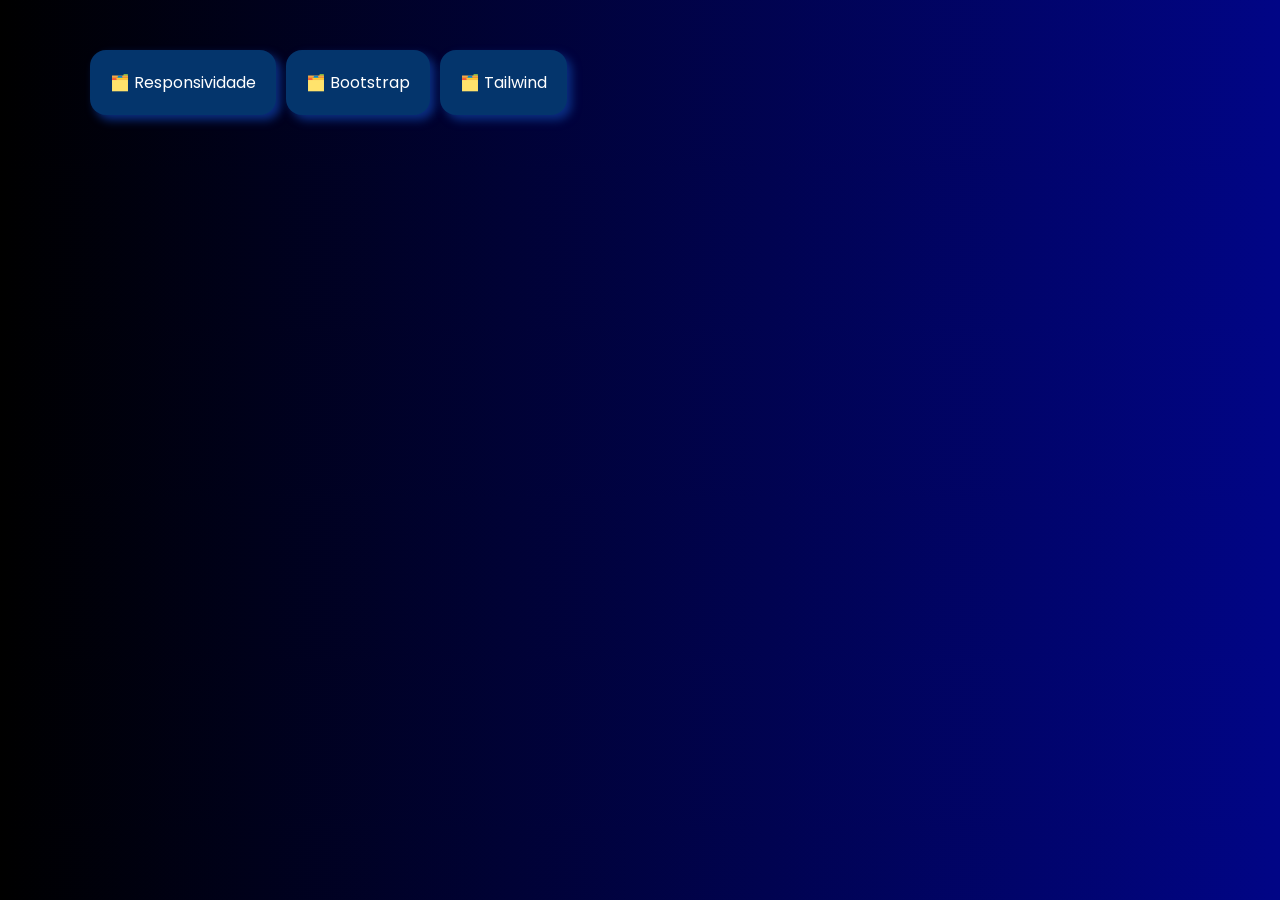
<file: index.html>
<!DOCTYPE html>
<html lang="pt-br">

<head>
    <meta charset="UTF-8">
    <meta name="viewport" content="width=device-width, initial-scale=1.0">
    <link rel="stylesheet" href="style.css">
    <title>CP5 Front-end</title>
</head>

<body>
    <section class="atividades">
        <a class="link" href="./Responsividade/index.html">🗂️ Responsividade</a>
        <a class="link" href="./Bootstrap/index.html">🗂️ Bootstrap</a>
        <a class="link" href="./Tailwind/index.html">🗂️ Tailwind</a>
    </section>
</body>

</html>
</file>
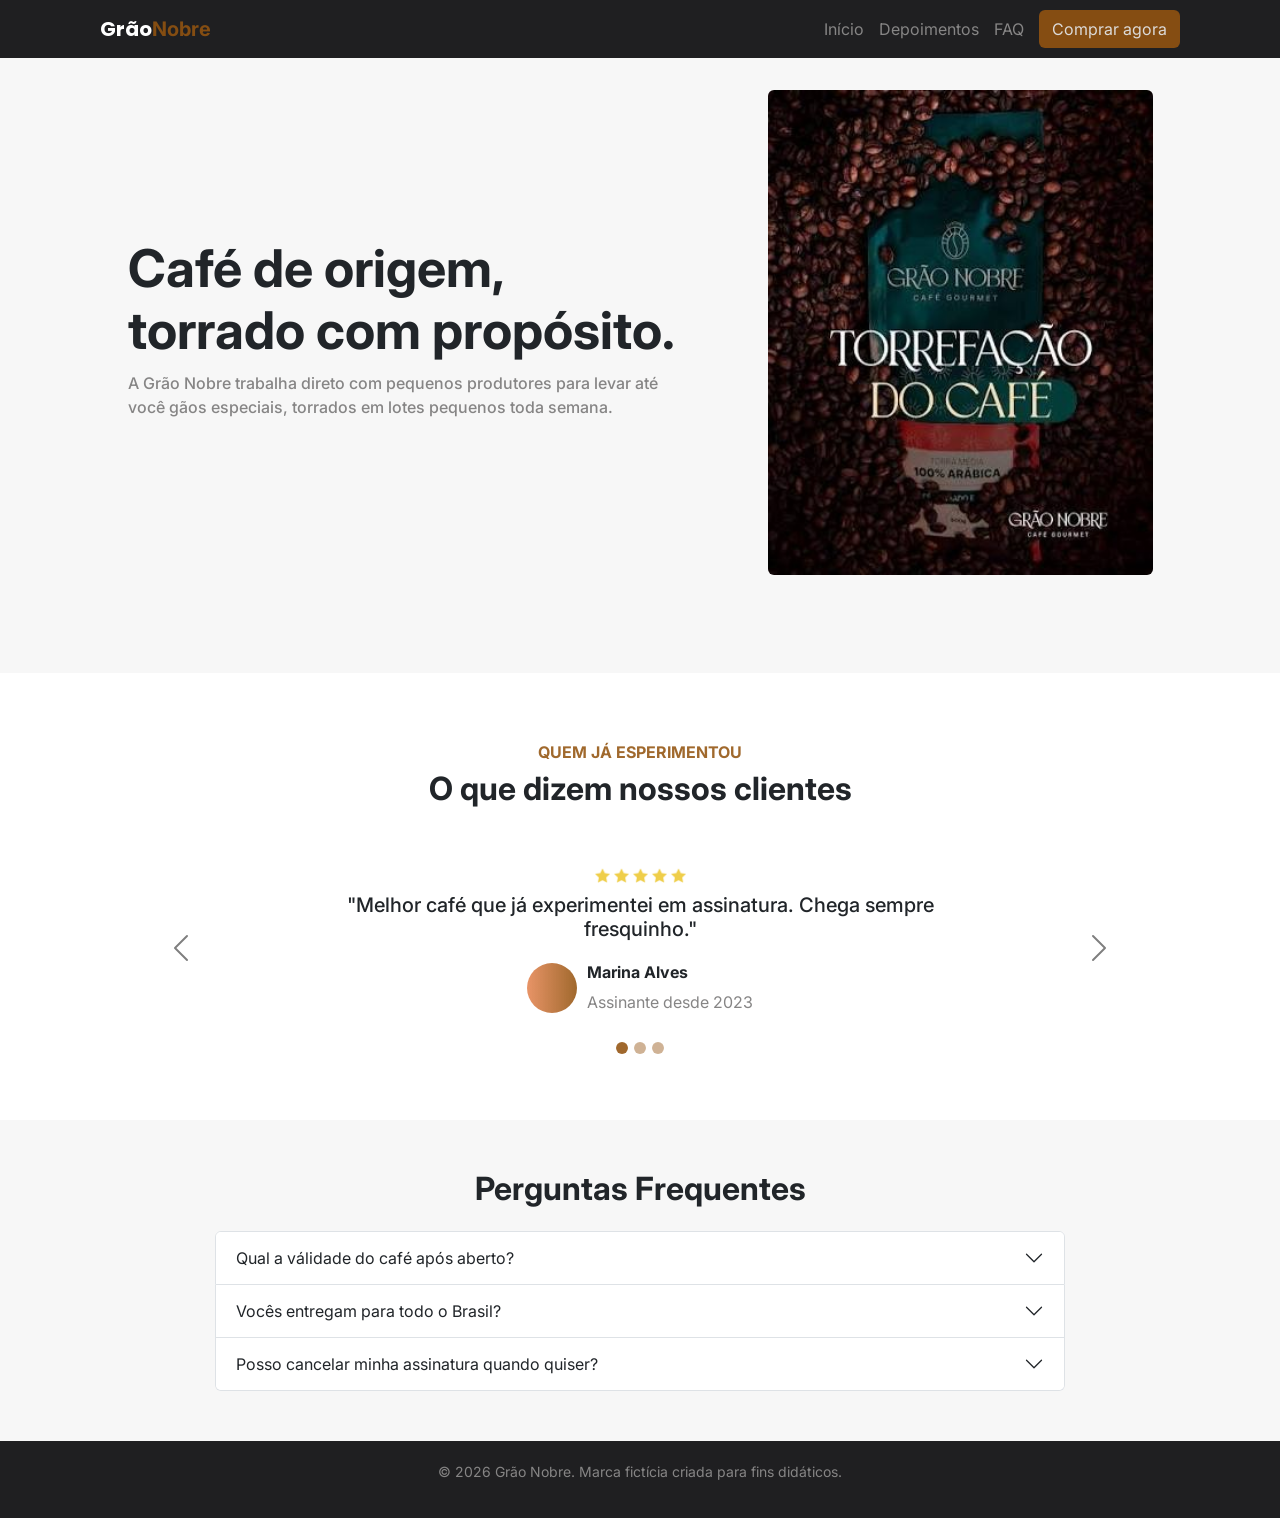
<file: Bootstrap/index.html>
<!DOCTYPE html>
<html lang="pt-br">

<head>
    <meta charset="UTF-8">
    <meta name="viewport" content="width=device-width, initial-scale=1.0">
    <link rel="stylesheet" href="./css/style.css">
    <link href="https://cdn.jsdelivr.net/npm/bootstrap@5.3.8/dist/css/bootstrap.min.css" rel="stylesheet"
        integrity="sha384-sRIl4kxILFvY47J16cr9ZwB07vP4J8+LH7qKQnuqkuIAvNWLzeN8tE5YBujZqJLB" crossorigin="anonymous">
    <title>Bootstrap</title>
</head>

<body>
    <header class="cabecalho" id="cabecalho">
        <nav class="navbar-dark">
            <div class="container-nav">
                <a class="navbar-brand" href="#">Grão<span>Nobre</span></a>
                <div class="" id="navbarNavAltMarkup">
                    <div class="link-container">
                        <a class="link" aria-current="page" href="#hero">Início</a>
                        <a class="link" href="#depoimentos">Depoimentos</a>
                        <a class="link" href="#faq">FAQ</a>

                        <!-- Button modal -->
                        <button type="button" class="btn btn-1" data-bs-toggle="modal" data-bs-target="#exampleModal">Comprar agora</button>
                    </div>
                </div>
        </nav>
    </header>

    <!-- Modal -->
    <div class="modal fade" id="exampleModal" tabindex="-1" aria-labelledby="exampleModalLabel" aria-hidden="true">
        <div class="modal-dialog">
            <div class="modal-content">
                <div class="modal-header">
                    <h1 class="modal-title fs-5" id="exampleModalLabel">Faça seu pedido:</h1>
                    <button type="button" class="btn-close" data-bs-dismiss="modal" aria-label="Close"></button>
                </div>
                <div class="modal-body">
                    <ul class="lista-produtos">
                        <li class="produto">
                            <input type="checkbox" id="produto-1">
                            <label for="produto-1">Kit de degustação</label>
                        </li>
                        <li class="produto">
                            <input type="checkbox" id="produto-2">
                            <label for="produto-2">1 pacote de 250g</label>
                        </li>
                        <li class="produto">
                            <input type="checkbox" id="produto-3">
                            <label for="produto-3">5 pacotes de 250g</label>
                        </li>
                    </ul>

                </div>
                <div class="modal-footer">
                    <a href="#" class="btn btn-primary">Ir para o carrinho</a>
                </div>
            </div>
        </div>
    </div>
    

    <main>
        <section class="container-hero" id="hero">
            <div>
                <h1>Café de origem, torrado com propósito.</h1>
                <p>A Grão Nobre trabalha direto com pequenos produtores para levar até você gãos especiais, torrados em lotes pequenos toda semana.</p>
            </div>
            <img src="./images/cafe.jpg" class="figure-img float-end img-fluid rounded" alt="...">
        </section>

        <section class="container-depoimentos" id="depoimentos">
            <div class="depoimentos-titulo">
                <h3>QUEM JÁ ESPERIMENTOU</h3>
                <h2>O que dizem nossos clientes</h2>
            </div>
            <div id="carouselExampleIndicators" class="carousel slide">
                <div class="carousel-indicators">
                    <button type="button" data-bs-target="#carouselExampleIndicators" data-bs-slide-to="0"
                        class="active" aria-current="true" aria-label="Slide 1"></button>
                    <button type="button" data-bs-target="#carouselExampleIndicators" data-bs-slide-to="1"
                        aria-label="Slide 2"></button>
                    <button type="button" data-bs-target="#carouselExampleIndicators" data-bs-slide-to="2"
                        aria-label="Slide 3"></button>
                </div>
                <div class="carousel-inner">
                    <div class="carousel-item active cliente-1 cliente">
                        <div class="estrelas">
                            <img src="./images/estrela.png" alt="estrela cheia">
                            <img src="./images/estrela.png" alt="estrela cheia">
                            <img src="./images/estrela.png" alt="estrela cheia">
                            <img src="./images/estrela.png" alt="estrela cheia">
                            <img src="./images/estrela.png" alt="estrela cheia">
                        </div>
                        <div>
                            <h5 class="avaliação">"Melhor café que já experimentei em assinatura. Chega sempre
                                fresquinho."</h5>
                        </div>
                        <div class="avaliante">
                            <div class="icone-depoimento"></div>
                            <div class="nome">
                                <h6>Marina Alves</h6>
                                <p>Assinante desde 2023</p>
                            </div>
                        </div>
                    </div>
                    <div class="carousel-item cliente-2 cliente">
                        <div class="estrelas">
                            <img src="./images/estrela.png" alt="estrela cheia">
                            <img src="./images/estrela.png" alt="estrela cheia">
                            <img src="./images/estrela.png" alt="estrela cheia">
                            <img src="./images/estrela.png" alt="estrela cheia">
                            <img src="./images/estrela-f.png" alt="estrela vazia">
                        </div>
                        <div>
                            <h5 class="avaliação">"Gostei muito do capuccino como canela, o melhor que já tomei."</h5>
                        </div>
                        <div class="avaliante">
                            <div class="icone-depoimento"></div>
                            <div class="nome">
                                <h6>Leonardo Daniel</h6>
                                <p>Assinante desde 2025</p>
                            </div>
                        </div>
                    </div>
                    <div class="carousel-item cliente-3 cliente">
                        <div class="estrelas">
                            <img src="./images/estrela.png" alt="estrela cheia">
                            <img src="./images/estrela.png" alt="estrela cheia">
                            <img src="./images/estrela.png" alt="estrela cheia">
                            <img src="./images/estrela-f.png" alt="estrela vazia">
                            <img src="./images/estrela-f.png" alt="estrela vazia">
                        </div>
                        <div>
                            <h5 class="avaliação">"Digamos que é ok."</h5>
                        </div>
                        <div class="avaliante">
                            <div class="icone-depoimento"></div>
                            <div class="nome">
                                <h6>Daniel Leonardo</h6>
                                <p>Assinante desde 2026</p>
                            </div>
                        </div>
                    </div>
                </div>
                <button class="carousel-control-prev btn " type="button" data-bs-target="#carouselExampleIndicators"
                    data-bs-slide="prev">
                    <span class="carousel-control-prev-icon" aria-hidden="true"></span>
                    <span class="visually-hidden">Previous</span>
                </button>
                <button class="carousel-control-next btn" type="button" data-bs-target="#carouselExampleIndicators"
                    data-bs-slide="next">
                    <span class="carousel-control-next-icon" aria-hidden="true"></span>
                    <span class="visually-hidden">Next</span>
                </button>
            </div>
        </section>

        <section class="faq" id="faq">
            <h1>Perguntas Frequentes</h1>
            <div class="accordion" id="accordionExample">
                <div class="accordion-item">
                    <h2 class="accordion-header">
                        <button class="accordion-button collapsed " type="button" data-bs-toggle="collapse"
                            data-bs-target="#collapseOne" aria-expanded="true" aria-controls="collapseOne">
                            Qual a válidade do café após aberto?
                        </button>
                    </h2>
                    <div id="collapseOne" class="accordion-collapse collapse" data-bs-parent="#accordionExample">
                        <div class="accordion-body">
                            <strong>Após aberto</strong> consumir em até 10 dias.
                        </div>
                    </div>
                </div>
                <div class="accordion-item">
                    <h2 class="accordion-header">
                        <button class="accordion-button collapsed" type="button" data-bs-toggle="collapse"
                            data-bs-target="#collapseTwo" aria-expanded="false" aria-controls="collapseTwo">
                            Vocês entregam para todo o Brasil?
                        </button>
                    </h2>
                    <div id="collapseTwo" class="accordion-collapse collapse" data-bs-parent="#accordionExample">
                        <div class="accordion-body">
                            <strong>Sim!</strong> Enviamos para todas as regiões, com prazo médio de 3 a 7 dias úteis
                            dependendo da localidade.
                        </div>
                    </div>
                </div>
                <div class="accordion-item">
                    <h2 class="accordion-header">
                        <button class="accordion-button collapsed" type="button" data-bs-toggle="collapse"
                            data-bs-target="#collapseThree" aria-expanded="false" aria-controls="collapseThree">
                            Posso cancelar minha assinatura quando quiser?
                        </button>
                    </h2>
                    <div id="collapseThree" class="accordion-collapse collapse" data-bs-parent="#accordionExample">
                        <div class="accordion-body">
                            <strong>Não.</strong> Nosso contrato é vitalício.
                        </div>
                    </div>
                </div>
            </div>
        </section>
    </main>

    <footer class="rodape" id="rodape">
        <p>© 2026 Grão Nobre. Marca fictícia criada para fins didáticos.</p>
    </footer>

    <script src="https://cdn.jsdelivr.net/npm/bootstrap@5.3.8/dist/js/bootstrap.bundle.min.js"
        integrity="sha384-FKyoEForCGlyvwx9Hj09JcYn3nv7wiPVlz7YYwJrWVcXK/BmnVDxM+D2scQbITxI"
        crossorigin="anonymous"></script>
</body>

</html>
</file>
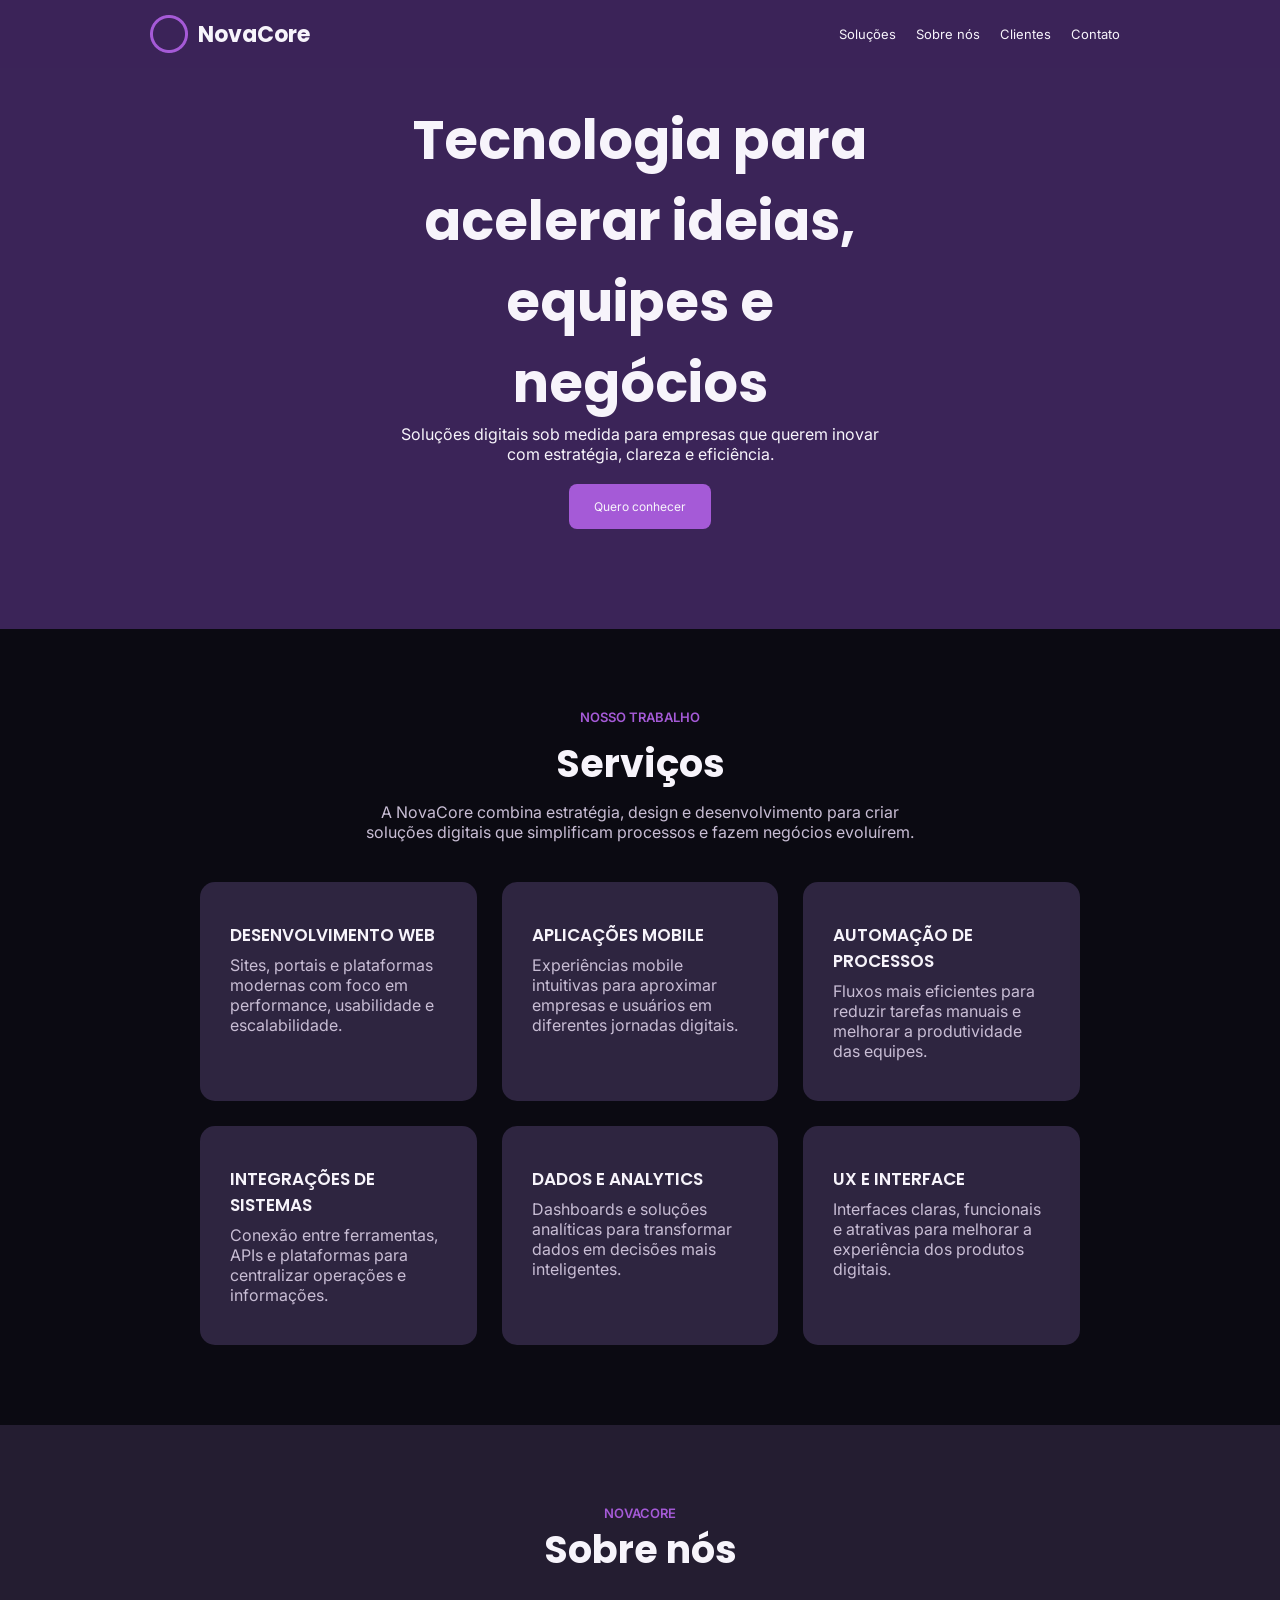
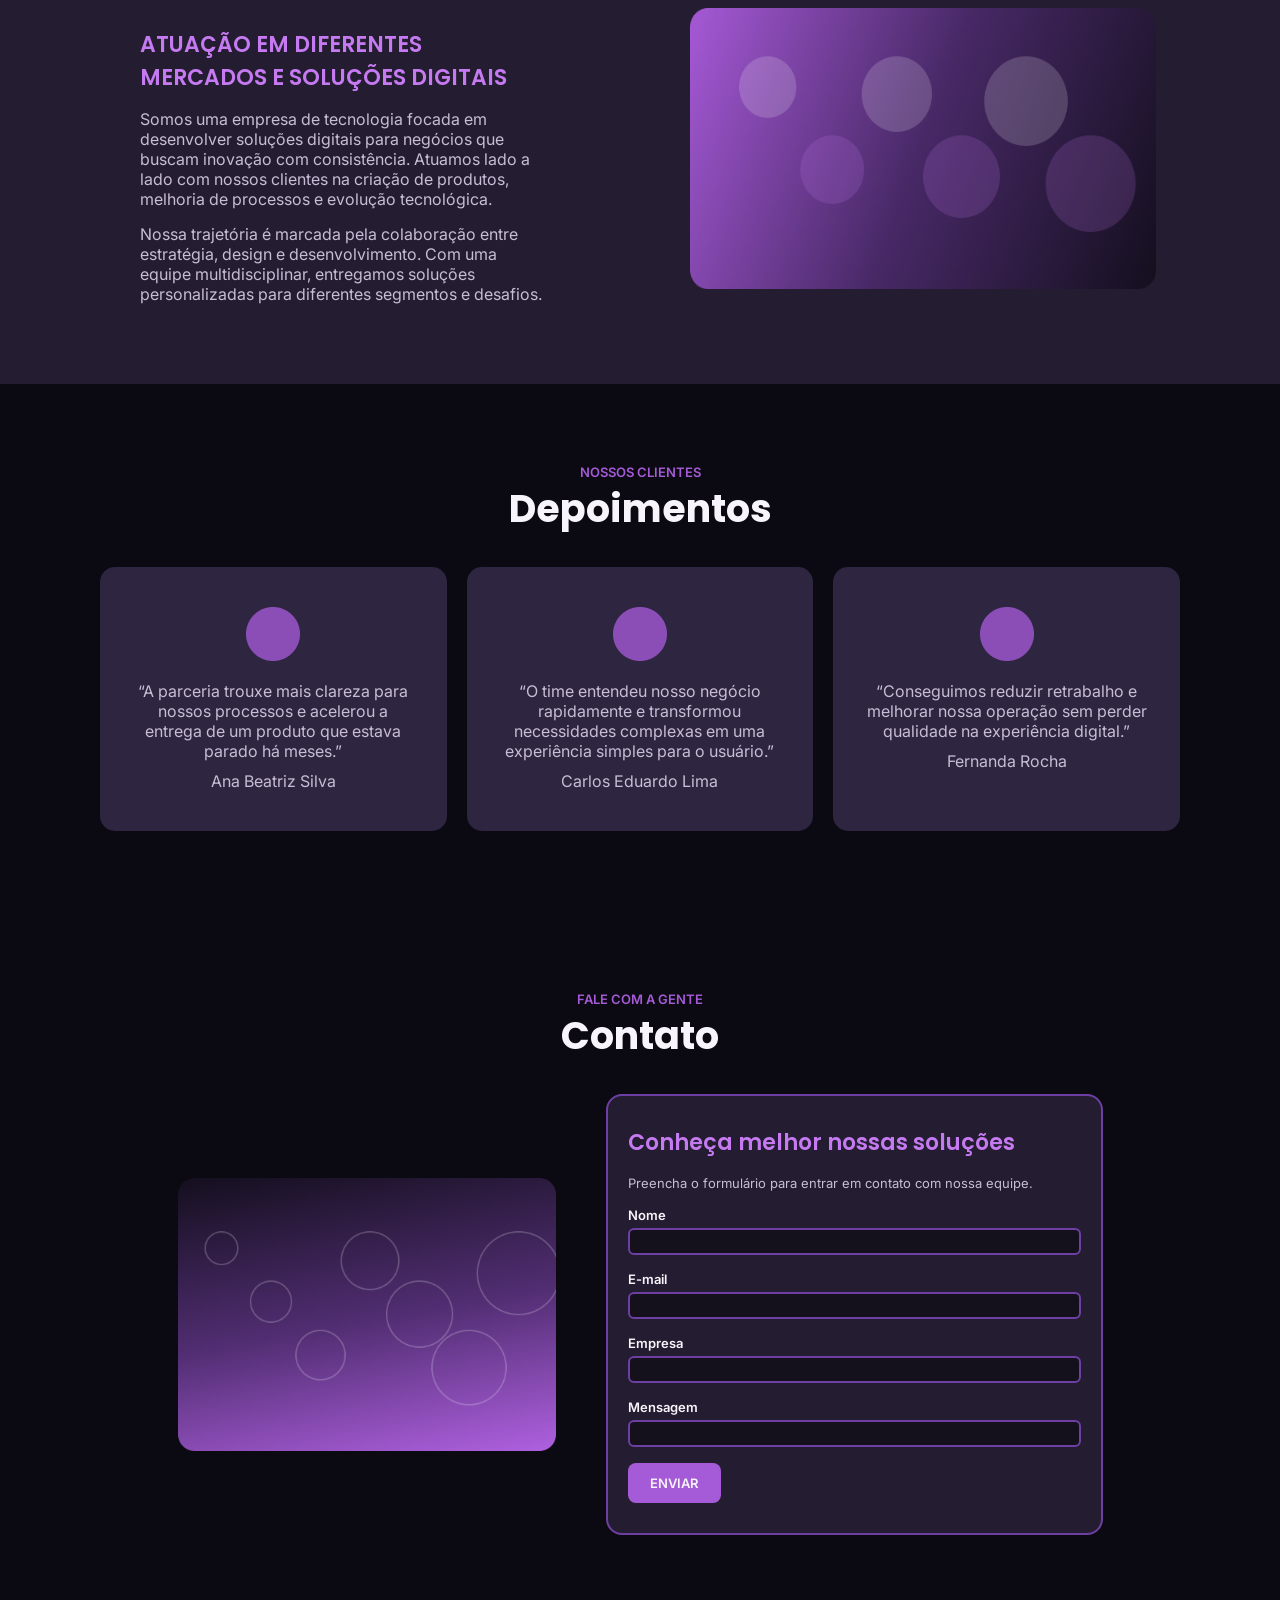
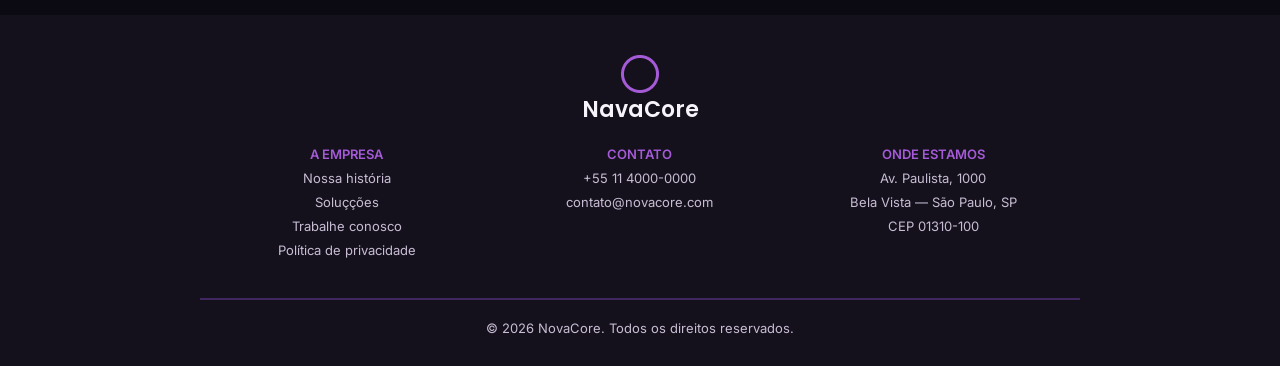
<file: Responsividade/index.html>
<!DOCTYPE html>
<html lang="pt-br">

<head>
    <meta charset="UTF-8">
    <meta name="viewport" content="width=device-width, initial-scale=1.0">
    <link rel="stylesheet" href="./css/style.css">
    <title>Responsividade</title>
</head>

<body>

    <header class="cabecalho">
        <div class="cabecalho-titulo">
            <img class="cabecalho-image" src="./image/Ellipse.png" alt="Image Ellipse">
            <h1 class="cabecalho-texto">NovaCore</h1>
        </div>
        <div class="cabecalho-links">
            <a class="cabecalho-botao" href="#servicos">Soluções</a>
            <a class="cabecalho-botao" href="#sobre">Sobre nós</a>
            <a class="cabecalho-botao" href="#depoimentos">Clientes</a>
            <a class="cabecalho-botao" href="#contato">Contato</a>
        </div>

    </header>

    <main class="container-pricipal">

        <section id="hero" class="container-hero">
            <div class="hero-conteudo">
                <h1 class="hero-titulo">Tecnologia para acelerar ideias,</h1>
                <h1 class="hero-titulo">equipes e negócios</h1>
                <p class="hero-paragrafo">Soluções digitais sob medida para empresas que querem inovar com estratégia,
                    clareza e eficiência.</p>
                <a class="hero-botao botao" href="#">Quero conhecer</a>
            </div>
        </section>

        <section id="servicos" class="container-servicos">
            <div class="servicos-conteudo">
                <div class="container-conteudo">
                    <h3 class="servicos-titulo">NOSSO TRABALHO</h3>
                    <h2 class="servicos-servicos">Serviços</h2>
                    <p class="servicos-paragrafo">A NovaCore combina estratégia, design e desenvolvimento para criar
                        soluções digitais que simplificam processos e fazem negócios evoluírem.</p>
                </div>
                <div class="container-card">
                    <div class="servicos-card card-a">
                        <h2 class="card-titulo">DESENVOLVIMENTO WEB</h2>
                        <p class="card-paragrafo">Sites, portais e plataformas modernas com foco em performance, usabilidade e escalabilidade.</p>
                    </div>
                    <div class="servicos-card card-b">
                        <h2 class="card-titulo">APLICAÇÕES MOBILE</h2>
                        <p class="card-paragrafo">Experiências mobile intuitivas para aproximar empresas e usuários em diferentes jornadas digitais.</p>
                    </div>
                    <div class="servicos-card card-c">
                        <h2 class="card-titulo">AUTOMAÇÃO DE PROCESSOS</h2>
                        <p class="card-paragrafo">Fluxos mais eficientes para reduzir tarefas manuais e melhorar a produtividade das equipes.</p>
                    </div>
                    <div class="servicos-card card-d">
                        <h2 class="card-titulo">INTEGRAÇÕES DE SISTEMAS</h2>
                        <p class="card-paragrafo">Conexão entre ferramentas, APIs e plataformas para centralizar operações e informações.</p>
                    </div>
                    <div class="servicos-card card-e">
                        <h2 class="card-titulo">DADOS E ANALYTICS</h2>
                        <p class="card-paragrafo">Dashboards e soluções analíticas para transformar dados em decisões mais inteligentes.</p>
                    </div>
                    <div class="servicos-card card-f">
                        <h2 class="card-titulo">UX E INTERFACE</h2>
                        <p class="card-paragrafo">Interfaces claras, funcionais e atrativas para melhorar a experiência dos produtos digitais.</p>
                    </div>
                </div>
            </div>
        </section>

        <section id="sobre" class="container-sobre">
            <div class="sobre-conteudo">
                <h3 class="servicos-titulo">NOVACORE</h3>
                <h2 class="servicos-servicos">Sobre nós</h2>
            </div>
            
            <div class="sobre-texto">
                <div>
                    <h2 class="texto-titulo">ATUAÇÃO EM DIFERENTES MERCADOS E SOLUÇÕES DIGITAIS</h2>
                    <p class="servicos-paragrafo ">Somos uma empresa de tecnologia focada em desenvolver soluções digitais para negócios que buscam inovação com consistência. Atuamos lado a lado com nossos clientes na criação de produtos, melhoria de processos e evolução tecnológica.</p>
                    <p class="servicos-paragrafo ">Nossa trajetória é marcada pela colaboração entre estratégia, design e desenvolvimento. Com uma equipe multidisciplinar, entregamos soluções personalizadas para diferentes segmentos e desafios.</p>
                </div>
                <img src="./image/Team collaboration.png" alt="imagem de um card roxo">
            </div>
        </section>

        <section id="depoimentos" class="container-depoimentos">
            <div class="sobre-conteudo sobre-depoimeto">
                <h3 class="servicos-titulo">NOSSOS CLIENTES</h3>
                <h2 class="servicos-servicos">Depoimentos</h2>
            </div>
            <div class="depoimentos-cards-container">
                <div class="servicos-card depoimentos-card">
                    <img class="card-imagem" src="./image/Ellipse2.png" alt="imagem esfera roxa">
                    <p class="card-paragrafo">“A parceria trouxe mais clareza para nossos processos e acelerou a entrega de um produto que estava parado há meses.”</p>
                    <p class="nome card-paragrafo">Ana Beatriz Silva</p>
                </div>
                <div class="servicos-card depoimentos-card">
                    <img class="card-imagem" src="./image/Ellipse2.png" alt="imagem esfera roxa">
                    <p class="card-paragrafo">“O time entendeu nosso negócio rapidamente e transformou necessidades complexas em uma experiência simples para o usuário.”</p>
                    <p class="nome card-paragrafo">Carlos Eduardo Lima</p>
                </div>
                <div class="servicos-card depoimentos-card">
                    <img class="card-imagem" src="./image/Ellipse2.png" alt="imagem esfera roxa">
                    <p class="card-paragrafo">“Conseguimos reduzir retrabalho e melhorar nossa operação sem perder qualidade na experiência digital.”</p>
                    <p class="nome card-paragrafo">Fernanda Rocha</p>
                </div>
            </div>
        </section>

        <section id="contato" class="container-depoimentos container-contato">
            <div class="sobre-conteudo sobre-depoimeto">
                <h3 class="servicos-titulo">FALE COM A GENTE</h3>
                <h2 class="servicos-servicos">Contato</h2>
            </div>
            <div class="container-form">
                <img class="form-card" src="./image/Contact.png" alt="card roxo">
                <div class="formulario">
                    <h2>Conheça melhor nossas soluções</h2>
                    <p>Preencha o formulário para entrar em contato com nossa equipe.</p>
                    <div class="formulario-input">
                        <h3>Nome</h3>
                        <input class="form-input" type="text">
                    </div>
                    <div class="formulario-input">
                        <h3>E-mail</h3>
                        <input class="form-input" type="text">
                    </div>
                    <div class="formulario-input">
                        <h3>Empresa</h3>
                        <input class="form-input" type="text">
                    </div>
                    <div class="formulario-input">
                        <h3>Mensagem</h3>
                        <input class="form-input" type="text">
                    </div>
                    <button class="hero-botao botao">ENVIAR</button>
                </div>
            </div>
        </section>

    </main>

    <footer class="rodape">
        <div class="rodape-titulo">
            <img class="rodape-image" src="./image/Ellipse.png" alt="Image Ellipse">
            <h1 class="rodape-texto">NavaCore</h1>
        </div>
        <div class="rodape-conteudo">
            <div class="rodape-coluna">
                <h3>A EMPRESA</h3>
                <a href="#">Nossa história</a>
                <a href="#">Soluçções</a>
                <a href="#">Trabalhe conosco</a>
                <a href="#">Política de privacidade</a>
            </div>
            <div class="rodape-coluna">
                <h3>CONTATO</h3>
                <p>+55 11 4000-0000</p>
                <p>contato@novacore.com</p>
            </div>
            <div class="rodape-coluna">
                <h3>ONDE ESTAMOS</h3>
                <p>Av. Paulista, 1000</p>
                <p>Bela Vista — São Paulo, SP</p>
                <p>CEP 01310-100</p>
            </div>
        </div>
        <div class="linha"></div>
        <p class="direitos">© 2026 NovaCore. Todos os direitos reservados.</p>
    </footer>

</body>

</html>
</file>
<file: style.css>
@import url('https://fonts.googleapis.com/css2?family=Poppins:ital,wght@0,100;0,200;0,300;0,400;0,500;0,600;0,700;0,800;0,900;1,100;1,200;1,300;1,400;1,500;1,600;1,700;1,800;1,900&display=swap');

* {
    margin: 0;
    padding: 0;
}

body {
    background: linear-gradient(to right, #000, #010586);
}

.atividades {
    display: flex;
    padding: 50px 90px;
    gap: 10px;
}

.link {
    font-family: "Poppins";
    text-decoration: none;
    color: #fff;
    background-color: #04356c;
    padding: 20px 20px;
    border-radius: 16px;
    box-shadow: 5px 5px 10px #0a2e81;
}

.link:hover {
    background-color: #03123d;
}
</file>
<file: Bootstrap/css/style.css>
@import url('https://fonts.googleapis.com/css2?family=Inter:ital,opsz,wght@0,14..32,100..900;1,14..32,100..900&family=Poppins:ital,wght@0,100;0,200;0,300;0,400;0,500;0,600;0,700;0,800;0,900;1,100;1,200;1,300;1,400;1,500;1,600;1,700;1,800;1,900&display=swap');

:root {
    --fonte-principal: "Poppins";
    --fonte-secundaria: "Inter";
    --cor-principal: #000000;
    --cor-secundaria: #868585;
    --cor-terciaria: #935410e0;
    --cor-background: #f7f7f7;
    --cor-background-nav: #1f1f21;
}

html {
    scroll-behavior: smooth;
}

* {
    margin: 0;
    padding: 0;
    font-family: var(--fonte-secundaria);
}

.cabecalho {
    position: fixed;
    top: 0;
    left: 0;
    width: 100%;
    background-color: var(--cor-background-nav);
}

.container-nav {
    display: flex;
    justify-content: space-between;
    padding: 10px 100px;
    align-items: center;

    .navbar-brand {
        font-weight: 700;
        font-family: var(--fonte-principal);
        font-size: 20px;

        span {
            color: var(--cor-terciaria);
        }
    }

    .link {
        text-decoration: none;
        color: var(--cor-secundaria);
    }

    .link-container {
        align-items: center;
        display: flex;
        flex-direction: row;
        gap: 15px;
        font-size: 16px;
        font-family: var(--fonte-secundaria);
    }

    .btn-1 {
        background-color: var(--cor-terciaria);
        color: #dfdfdff7;
    }

    .btn-1:hover {
        background-color: #c26808e0;
        color: #dfdfdff7;
    }
}

.lista-produtos {
list-style: none;
}

.produto {
display: flex;
align-items: center;
gap: 4px;

input {
    cursor: pointer;
    accent-color: var(--cor-terciaria);
}

label {
    cursor: pointer;
}
}

.link:hover {
color: #d5d4d4;
}


.container-hero {
    background-color: var(--cor-background);
    display: flex;
    align-items: center;
    margin: 0 auto;
    padding: 90px 90px;
    justify-content: center;
    gap: 90px;

    div {
        font-family: var(--fonte-secundaria);
        width: 550px;

        h1 {
            font-weight: 700;
            font-size: 52px;
        }

        p {
            font-weight: 500;
            color: var(--cor-secundaria);
        }
    }

    img {
        width: 35%;
    }
}

.container-depoimentos {
    padding: 40px 50px;

    .depoimentos-titulo {
        padding: 30px 0 0;
        text-align: center;

        h3 {
            color: var(--cor-terciaria);
            font-weight: 700;
            font-size: 16px;
        }

        h2 {
            font-size: 32px;
            font-weight: 700;
        }
    }

    .carousel {
        text-align: center;
        margin: 0 50px;
        padding: 50px 0;
    }

    .cliente {
        .avaliação {
            max-width: 700px;
            margin: 0 auto;
            padding-bottom: 20px;
            height: 70px;
        }

        .avaliante {
            display: flex;
            text-align: start;
            justify-content: center;
            gap: 10px;

            .icone-depoimento {
                border-radius: 50%;
                width: 50px;
                height: 50px;
                background: linear-gradient(to left, var(--cor-terciaria), #e89467);
            }

            .nome {
                h6 {
                    font-weight: 700;
                }

                p {
                    color: var(--cor-secundaria);
                }
            }
        }

        .estrelas {
            img {
                max-width: 15px;
                margin-bottom: 10px;
            }
        }
    }

    .carousel-control-next-icon {
        filter: invert(1)
    }

    .carousel-control-prev-icon {
        filter: invert(1)
    }

    .carousel-indicators [data-bs-target] {
        background-color: var(--cor-terciaria);
        width: 12px;
        height: 12px;
        border-radius: 50%;
    }

}

.faq {
    background-color: var(--cor-background);
    padding: 50px 0;

    h1 {
        text-align: center;
        font-size: 32px;
        font-weight: 700;
        padding-bottom: 15px;
    }

    .accordion {
        max-width: 850px;
        margin: 0 auto;
    }
}

.rodape {
    background-color: var(--cor-background-nav);
    padding: 20px 0;

    p {
        font-size: 14px;
        color: var(--cor-secundaria);
        text-align: center;
    }
}


@media (max-width:480px) {
    .container-nav {
        padding: 10px 10px;

        .link {
            display: none;
        }

        .modal {
            max-width: 380px;
        }
    }

    .container-hero {
        display: grid;
        grid-template-columns: repeat(1, 1fr);
        grid-template-rows: 200px 200px;
        padding: 70px 40px;
        text-align: center;
        gap: 20px;
    
        div {
            width: 350px;
            h1 {
                font-size: 24px;
                margin-right: 0;
            }

            p {
                margin-right: 0;
            }

        }

        img {
            width: 60%;
            margin: 0 auto;
        }
    }

    .container-depoimentos {
        padding: 40px 10px;

        .depoimentos-titulo {
            padding: 0;

            h3 {
                font-size: 16px;
            }

            h2 {
                font-size: 24px;
            }
        }

        .carousel {
            margin: 0 40px;
            padding: 50px 0;
        }

        .avaliante  {
            margin-top: 20px;
        }

        .carousel-control-prev {
            padding-right: 25px;
            padding-top: 25px;
        }

        .carousel-control-next {
            padding-left: 25px;
            padding-top: 25px;
        }
    }


    .faq {
        padding: 30px 0;

        h1 {
            font-size: 24px;
            padding-bottom: 10px;
        }

        .accordion {
            max-width: 370px;
        }
    }

}
</file>
<file: Responsividade/css/style.css>
@import url('https://fonts.googleapis.com/css2?family=Inter:ital,opsz,wght@0,14..32,100..900;1,14..32,100..900&family=Poppins:ital,wght@0,100;0,200;0,300;0,400;0,500;0,600;0,700;0,800;0,900;1,100;1,200;1,300;1,400;1,500;1,600;1,700;1,800;1,900&display=swap');

* {
    margin: 0;
    padding: 0;
}
html {
    scroll-behavior: smooth;
}

.cabecalho {
    position: fixed;
    top: 0;
    left: 0;
    width: 100%;
    z-index: 1000;
    display: flex;
    justify-content: space-between;
    background-color: #3b2458ba;
    padding: 15px 150px;
    align-items: center;
    box-sizing: border-box;
    
    .cabecalho-titulo {
        display: flex;
        flex-direction: row;
        align-items: center;
    }

    .cabecalho-image {
        width: 65%;
        height: 65%;
        margin-right: 10px;
    }

    .cabecalho-texto {
        font-size: 22px;
        font-family: "Poppins", sans-serif;
        color: #F7F4FB;
    }

    .cabecalho-links {
        display: flex;
    }

    .cabecalho-botao {
        font-family: "Inter", sans-serif;
        color: #F7F4FB;
        text-decoration: none; 
        padding: 0 10px;
        font-size: 13px;
    }

    .cabecalho-botao:hover {
        color: #0B0A12;
    }
}

.container-hero {
    background-color: #3B2458;
}

.hero-conteudo {
    display: flex;
    flex-direction: column;
    justify-content: center;
    align-items: center;
    margin: 0 400px;
    text-align: center;
    padding: 100px 0;
}

.hero-titulo {
    font-family: "Poppins", sans-serif;
    color: #F7F4FB;
    font-size: 54px;
    padding: 0;
    margin: 0;
}

.hero-paragrafo {
    font-family: "Inter", sans-serif;
    color: #F7F4FB;
    font-size: 16px;
}

.hero-botao {
    font-family: "Inter", sans-serif;
    font-size: 12px;
    text-decoration: none;
    color: #F7F4FB;
    background-color: #A55AD7;
    margin-top: 20px;
    padding: 15px 25px;
    border-radius: 8px;
}

.hero-botao:hover {
    background-color: #51235f;
}


.container-servicos {
    background-color: #0B0A12;
    padding: 80px 100px;
}

.container-conteudo {
    display: flex;
    flex-direction: column;
    text-align: center;
    padding: 0 250px 40px;
    gap: 10px;
}

.servicos-titulo {
    color: #A55AD7;
    font-family: "Inter", sans-serif;
    font-weight: 600;
    font-size: 13px;
}

.servicos-servicos {
    color: #F7F4FB;
    font-family: "Poppins", sans-serif;
    font-weight: 700;
    font-size: 38px;
}

.servicos-paragrafo {
    color: #C8BDD4;
    font-family: "Inter", sans-serif;
    font-weight: 400;
    font-size: 16px;
}

.container-card {
    display: grid;
    grid-template-columns: repeat(3, 1fr);
    grid-template-rows: repeat(2, 1fr);
    gap: 25px;
    margin: 0 100px;
}

.servicos-card {
    padding: 40px 30px;
    background-color: #2E2540;
    border-radius: 15px;
}

.card-titulo {
    color: #F7F4FB;
    font-family: "Poppins", sans-serif;
    font-weight: 600;
    font-size: 17px;
    margin-bottom: 7px;
}

.card-paragrafo {
    color: #C8BDD4;
    font-family: "Inter", sans-serif;
    font-weight: 400;
    font-size: 16px;
}

.container-sobre{
    background-color: #241D31;
    padding: 80px 100px;
}

.sobre-conteudo {
    display: flex;
    flex-direction: column;
    text-align: center;
}


.sobre-texto {
    margin-top: 30px;
    display: grid;
    grid-template-columns: repeat(2, 1fr);
    gap: 100px;

    img {
        width: 95%;
        height: 95%;
    }
}

.sobre-texto div {
    display: flex;
    flex-direction: column;
    gap: 15px;
    margin: 20px 40px 0;

}

.texto-titulo {
    color: #C57AF1;
    font-family: "Poppins", sans-serif;
    font-weight: 600;
    font-size: 22px;
}

.container-depoimentos {
    background-color: #0B0A12;
    padding: 80px 100px;
}

.sobre-depoimeto {
    margin-bottom: 30px;
}

.depoimentos-cards-container {
    display: grid;
    grid-template-columns: repeat(3, 1fr);
    text-align: center;
    gap: 20px;
}

.depoimentos-card {
    display: flex;
    flex-direction: column;
    align-items: center;
    padding: 40px 30px;
    gap: 10px;
}

.card-imagem {
    margin-bottom: 10px;
}

.container-form {
    display: flex;
    gap: 30px;

}

.container-form {
    display: flex;
    flex-direction: row;
    justify-content: center;
    align-items: center;
    gap: 50px;

    .form-card {
        width: 35%;
        height: 35%;
    }
}

.formulario {
    display: flex;
    flex-direction: column;
    background-color: #241D31;
    padding: 30px 20px;
    gap: 16px;
    border-radius: 16px;
    border: 2px solid #6E3FA3;

    h2 {
        color: #C57AF1;
        font-family: "Poppins",sans-serif;
        font-weight: 600;
        font-size: 22px;
    }

    p {
        color: #C8BDD4;
        font-family: "Inter",sans-serif;
        font-weight: 400;
        font-size: 13px;
    }

    .formulario-input h3 {
        color: #F7F4FB;
        font-family: "Inter",sans-serif;
        font-weight: 600;
        font-size: 13px;
        margin-bottom: 5px;
    }

    .form-input {
        border: 2px solid #6E3FA3;
        border-radius: 6px;
        padding: 4px 140px;
        background-color: #14111C;
    }
    .botao {
        font-size: 13px;
        font-weight: 600;
        margin-top: 0;
        padding: 12px 0;
        margin: 0 360px 0 0;
        border: none;
        cursor: pointer;
    }
}

.rodape {
    background-color: #14111C;
    padding: 10px 200px;
    text-align: center;
    
    .rodape-titulo {
        display: flex;
        flex-direction: column;
        align-items: center;
        padding: 30px 0 20px;
    }

    .rodape-image {
        max-width: 100px;
    }

    .rodape-texto {
        font-size: 22px;
        font-family: "Poppins", sans-serif;
        color: #F7F4FB;
        font-weight: 600;
    }

    .rodape-conteudo {
        display: grid;
        grid-template-columns: repeat(3, 1fr);
        text-align: center;
    }

    .rodape-coluna {
        display: flex;
        flex-direction: column;
        gap: 8px;

        a {
            color: #C8BDD4;
            font-family: "Inter",sans-serif;
            font-weight: 400;
            font-size: 13px;
            text-decoration: none;
        }

        a:hover {
           color: #51235f;
        }
    }

    h3 {
        color: #A55AD7;
        font-size: 13px;
        font-family: "Inter", sans-serif;
        font-weight: 600;
    }

    p {
        color: #C8BDD4;
        font-size: 13px;
        font-family: "Inter", sans-serif;
        font-weight: 400;
    }

    .linha {
        margin-top: 40px;
        border: 0.001px solid #6e3fa381;
    }

    .direitos {
        padding: 20px 0;
    }
}

@media(max-width:480px) {
    .cabecalho {
        padding: 10px 20px;

        .cabecalho-links {
            display: none;
        }
    }

    .container-hero {

        .hero-conteudo {
            margin: 0 20px;
            padding: 60px 0;
        }

        .hero-titulo {
            font-size: 20px;
        }

        .hero-paragrafo {
            font-size: 14px;
        }
    }

    .container-servicos {
        padding: 60px 20px;
        box-sizing: border-box;
    }

    .container-conteudo {
        padding: 0 20px 40px;
    }

    .servicos-titulo {
        font-size: 13px;
    }

    .servicos-servicos {
        font-size: 28px;
    }

    .servicos-paragrafo {
        font-size: 14px;
    }

    .container-card {
        display: grid;
        grid-template-columns: 160px 160px;
        grid-template-rows: repeat(3, 1fr);
        gap: 20px;
        margin: 0 8px;     
    }

    .servicos-card {
        padding: 30px 10px;
        margin: auto;
    }

    .card-titulo {
        font-size: 15px;
        text-align: center;
    }

    .card-paragrafo {
        font-size: 14px;
    }

    .container-sobre{
        .sobre-texto div {grid-area: a;}
        .sobre-texto img {grid-area: b;}

        padding: 50px 0;

        .sobre-conteudo {
            display: flex;
            flex-direction: column;
        }

        .sobre-texto {
            margin-top: 0px;
            display: grid;
            grid-template-columns: 1fr;
            grid-template-rows: 150px 280px;
            grid-template-areas:
            "b"
            "a";
            gap: 5px;

            
            img {
                margin-left: 50px;
                width: 75%;
                height: 100%;
            }

            div {
                display: grid;
                flex-direction: column;
                gap: 10px;
                margin: 0 10px;
                padding: 0 20px;
            }
        }

        .texto-titulo {
            text-align: center;
            font-weight: 600;
            font-size: 20px;
        }
    }

    .container-depoimentos {
        padding: 60px 40px;

        .depoimentos-cards-container {
            grid-template-columns: repeat(1, 1fr);
        }
    }

    .container-form {
        .form-card { grid-area: a; }
        .formulario{ grid-area: b; }

        display: grid;
        grid-template-rows: 250px 250px;
        grid-template-columns: repeat(1, 1fr);
        gap: 150px;
        grid-template-areas:
        "b"
        "a";
        
        .form-card {
            width: 100%;
            height: 100%;
        }

        .formulario {

            h2 {
                font-size: 20px;
            }

            .form-input {
                padding: 4px 60px;
            }

            .botao {
                margin: 0 180px 0 0;
            }
        }
    }

    .rodape {
        padding: 10px 20px;
        text-align: center;
        
        .rodape-titulo {
            display: flex;
            flex-direction: column;
            align-items: center;
            padding: 30px 0 20px;
        }

        .rodape-image {
            max-width: 100px;
        }

        .rodape-texto {
            font-size: 22px;
        }

        .rodape-conteudo {
            display: grid;
            grid-template-columns: repeat(1, 1fr);
            text-align: center;
            gap: 25px;
        }

        .rodape-coluna {
            display: flex;
            flex-direction: column;
            gap: 8px;

            a {
                font-size: 16px;
                text-decoration: none;
            }
        }

        h3 {
            font-size: 18px;
        }

        p {
            font-size: 16px;
        }
    }
}
</file>
